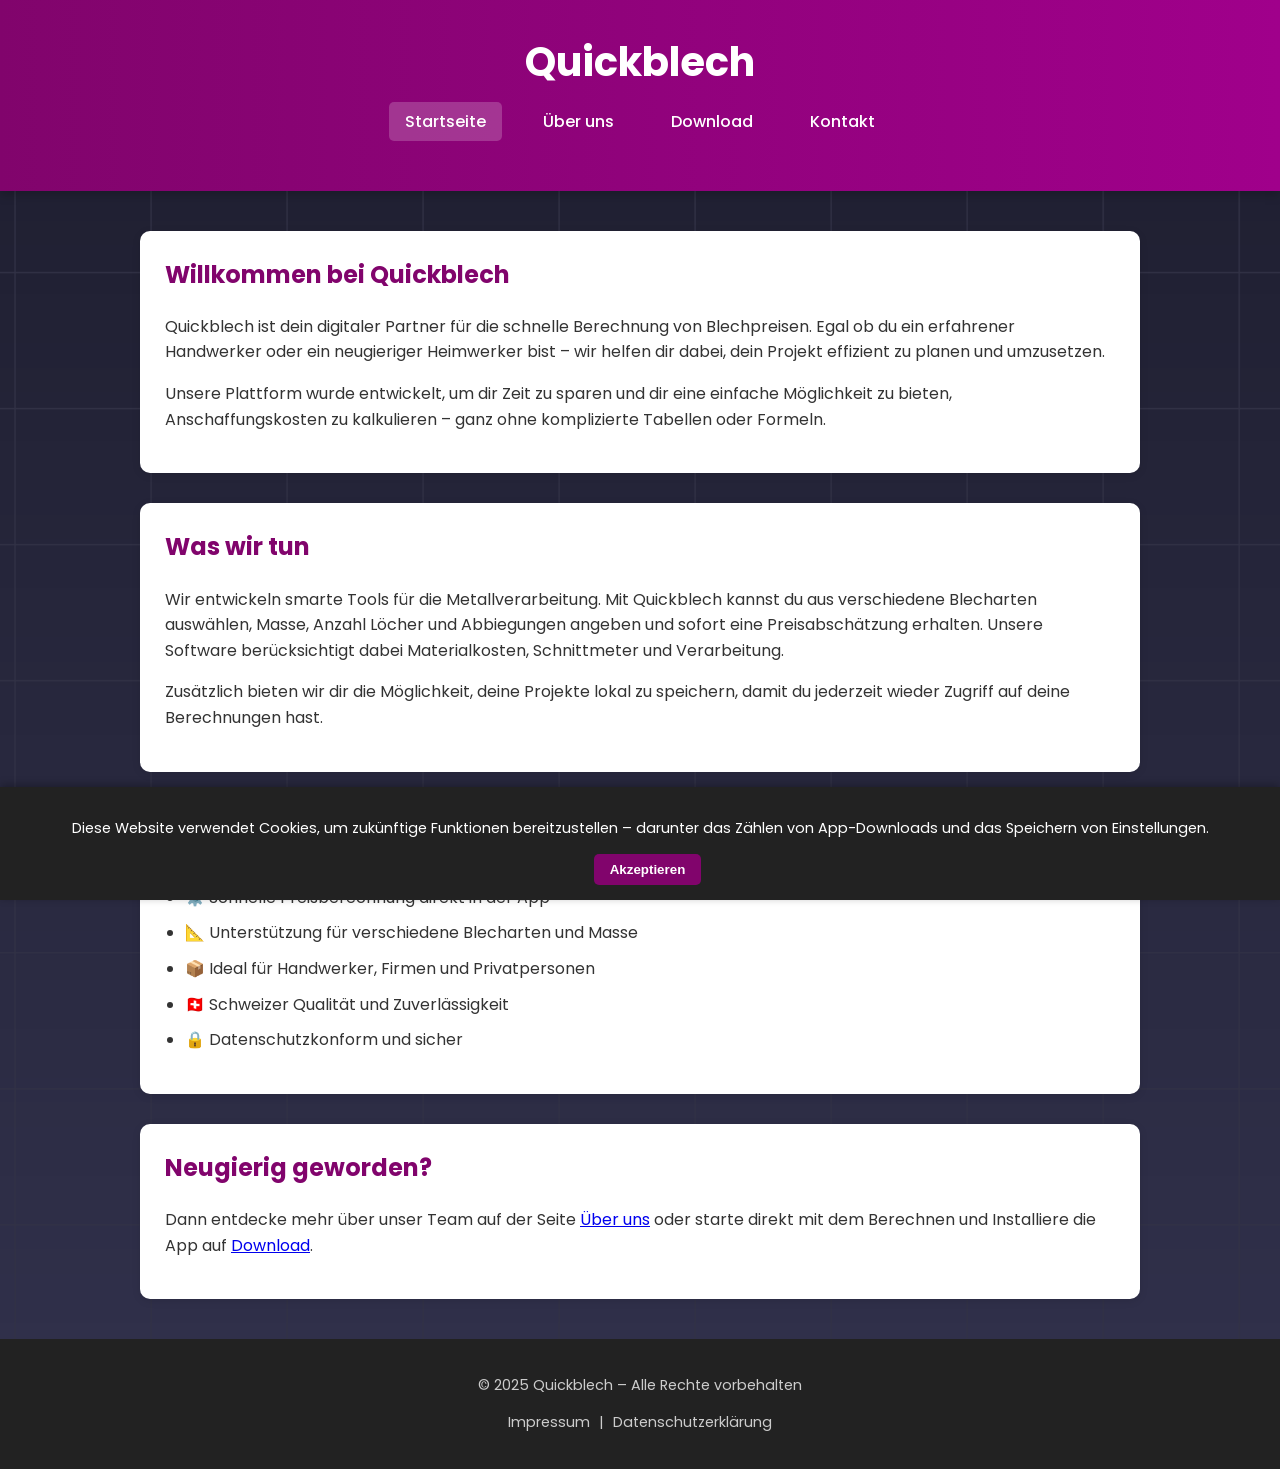
<file: index.html>
<!DOCTYPE html>
<html lang="de">
<head>
  <meta charset="UTF-8">
  <title>Quickblech – Blechpreisrechner für Handwerker</title>
  <meta name="description" content="Quickblech ist dein digitaler Helfer zur schnellen Berechnung von Blechpreisen – ideal für Werkstätten, Handwerker und DIY-Projekte.">
  <meta name="keywords" content="Blech, Preisrechner, Metallbau, App, Werkstatt, Quickblech">
  <title>Quickblech – Startseite</title>
  <link rel="stylesheet" href="style.css">
  <!-- Google Fonts für modernes Design -->
</head>
<body>
  <header>
    <h1><a href="index.html" class="logo-link">Quickblech</a></h1>
    <nav>
      <ul>
        <li><a href="index.html" class="active">Startseite</a></li>
        <li><a href="ueber.html">Über uns</a></li>
        <li><a href="download.html">Download</a></li>
        <li><a href="kontakt.html">Kontakt</a></li>
      </ul>
    </nav>
  </header>

  <main>
    <section>
      <h2>Willkommen bei Quickblech</h2>
      <p>Quickblech ist dein digitaler Partner für die schnelle Berechnung von Blechpreisen. Egal ob du ein erfahrener Handwerker oder ein neugieriger Heimwerker bist – wir helfen dir dabei, dein Projekt effizient zu planen und umzusetzen.</p>
      <p>Unsere Plattform wurde entwickelt, um dir Zeit zu sparen und dir eine einfache Möglichkeit zu bieten, Anschaffungskosten zu kalkulieren – ganz ohne komplizierte Tabellen oder Formeln.</p>
    </section>

    <section>
      <h2>Was wir tun</h2>
      <p>Wir entwickeln smarte Tools für die Metallverarbeitung. Mit Quickblech kannst du aus verschiedene Blecharten auswählen, Masse, Anzahl Löcher und Abbiegungen angeben und sofort eine Preisabschätzung erhalten. Unsere Software berücksichtigt dabei Materialkosten, Schnittmeter und Verarbeitung.</p>
      <p>Zusätzlich bieten wir dir die Möglichkeit, deine Projekte lokal zu speichern, damit du jederzeit wieder Zugriff auf deine Berechnungen hast.</p>
    </section>

    <section>
      <h2>Unsere Vorteile</h2>
      <ul>
        <li>⚙️ Schnelle Preisberechnung direkt in der App</li>
        <li>📐 Unterstützung für verschiedene Blecharten und Masse</li>
        <li>📦 Ideal für Handwerker, Firmen und Privatpersonen</li>
        <li>🇨🇭 Schweizer Qualität und Zuverlässigkeit</li>
        <li>🔒 Datenschutzkonform und sicher</li>
      </ul>
    </section>

    <section>
      <h2>Neugierig geworden?</h2>
      <p>Dann entdecke mehr über unser Team auf der Seite <a href="ueber.html">Über uns</a> oder starte direkt mit dem Berechnen und Installiere die App auf <a href="download.html">Download</a>.</p>
    </section>
  </main>

  <footer>
    <p>&copy; 2025 Quickblech – Alle Rechte vorbehalten</p>

<p>
  <a href="impressum.html">Impressum</a> | 
  <a href="datenschutz.html">Datenschutzerklärung</a>
</p>

  </footer>
<div id="cookie-banner" style="display:none;">
  <p>Diese Website verwendet Cookies, um zukünftige Funktionen bereitzustellen – darunter das Zählen von App-Downloads und das Speichern von Einstellungen.</p>
  <button id="accept-cookies">Akzeptieren</button>
</div>

<script>
document.addEventListener("DOMContentLoaded", function() {
    var banner = document.getElementById("cookie-banner");
    var acceptBtn = document.getElementById("accept-cookies");

    if (!localStorage.getItem("cookiesAccepted")) {
        banner.style.display = "block";
    }

    acceptBtn.addEventListener("click", function() {
        localStorage.setItem("cookiesAccepted", "true");
        banner.style.display = "none";
    });
});
</script>


</body>
</html>
</file>
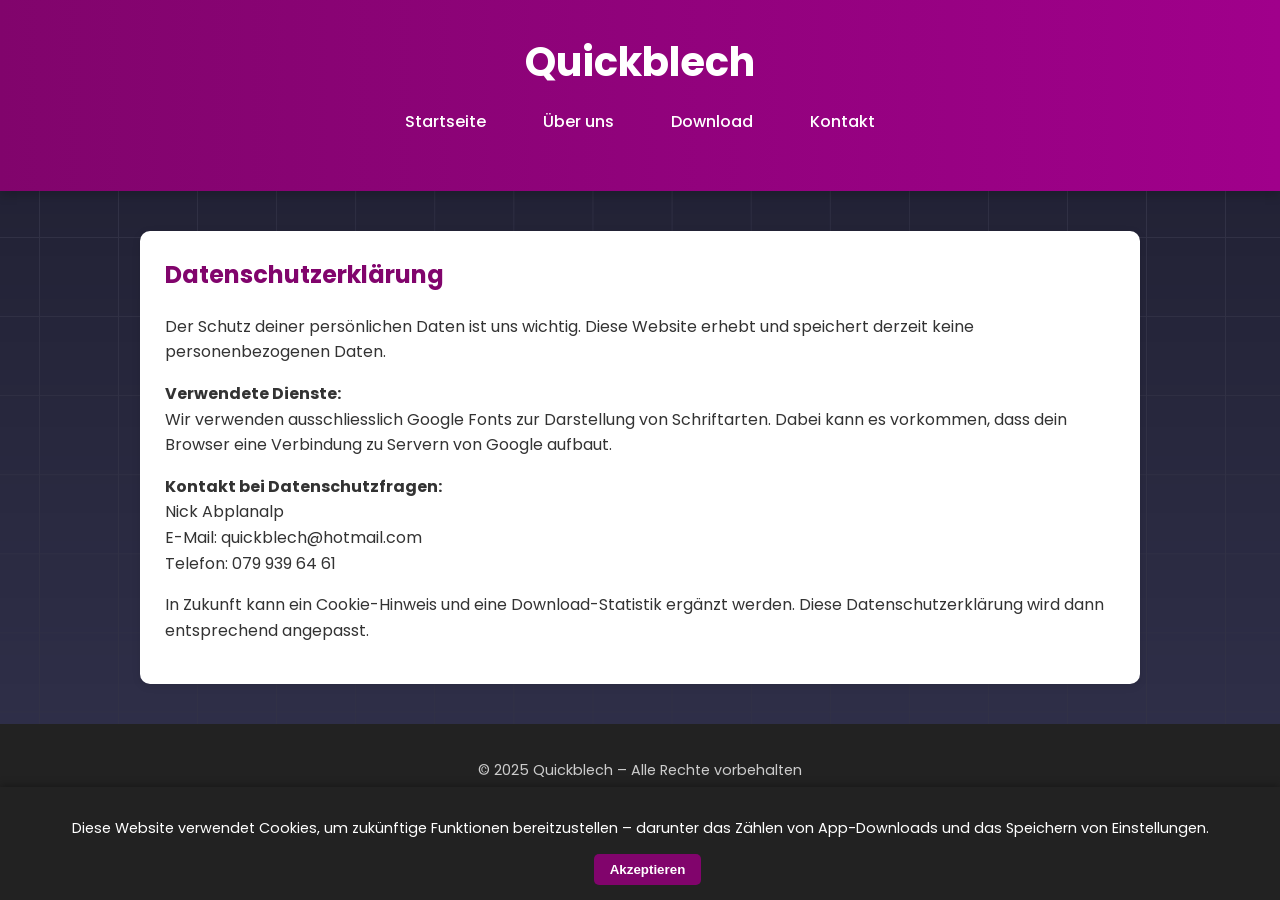
<file: datenschutz.html>
<!DOCTYPE html>
<html lang="de">
<head>
  <meta charset="UTF-8">
  <title>Quickblech – Blechpreisrechner für Handwerker</title>
  <meta name="description" content="Quickblech ist dein digitaler Helfer zur schnellen Berechnung von Blechpreisen – ideal für Werkstätten, Handwerker und DIY-Projekte.">
  <meta name="keywords" content="Blech, Preisrechner, Metallbau, App, Werkstatt, Quickblech">
  <title>Datenschutzerklärung – Quickblech</title>
  <link rel="stylesheet" href="style.css">
</head>
<body>
  <header>
    <h1><a href="index.html" class="logo-link">Quickblech</a></h1>
    <nav>
      <ul>
        <li><a href="index.html">Startseite</a></li>
        <li><a href="ueber.html">Über uns</a></li>
        <li><a href="download.html">Download</a></li>
        <li><a href="kontakt.html">Kontakt</a></li>
      </ul>
    </nav>
  </header>
  <main>
    <section>
      <h2>Datenschutzerklärung</h2>
      <p>Der Schutz deiner persönlichen Daten ist uns wichtig. Diese Website erhebt und speichert derzeit keine personenbezogenen Daten.</p>

      <p><strong>Verwendete Dienste:</strong><br>
      Wir verwenden ausschliesslich Google Fonts zur Darstellung von Schriftarten. Dabei kann es vorkommen, dass dein Browser eine Verbindung zu Servern von Google aufbaut.</p>

      <p><strong>Kontakt bei Datenschutzfragen:</strong><br>
      Nick Abplanalp<br>
      E-Mail: quickblech@hotmail.com<br>
      Telefon: 079 939 64 61</p>

      <p>In Zukunft kann ein Cookie-Hinweis und eine Download-Statistik ergänzt werden. Diese Datenschutzerklärung wird dann entsprechend angepasst.</p>
    </section>
  </main>
  <footer>
    <p>&copy; 2025 Quickblech – Alle Rechte vorbehalten</p>
    
<p>
  <a href="impressum.html">Impressum</a> | 
  <a href="datenschutz.html">Datenschutzerklärung</a>
</p>

  </footer>
<div id="cookie-banner" style="display:none;">
  <p>Diese Website verwendet Cookies, um zukünftige Funktionen bereitzustellen – darunter das Zählen von App-Downloads und das Speichern von Einstellungen.</p>
  <button id="accept-cookies">Akzeptieren</button>
</div>

<script>
document.addEventListener("DOMContentLoaded", function() {
    var banner = document.getElementById("cookie-banner");
    var acceptBtn = document.getElementById("accept-cookies");

    if (!localStorage.getItem("cookiesAccepted")) {
        banner.style.display = "block";
    }

    acceptBtn.addEventListener("click", function() {
        localStorage.setItem("cookiesAccepted", "true");
        banner.style.display = "none";
    });
});
</script>

</body>
</html>
</file>
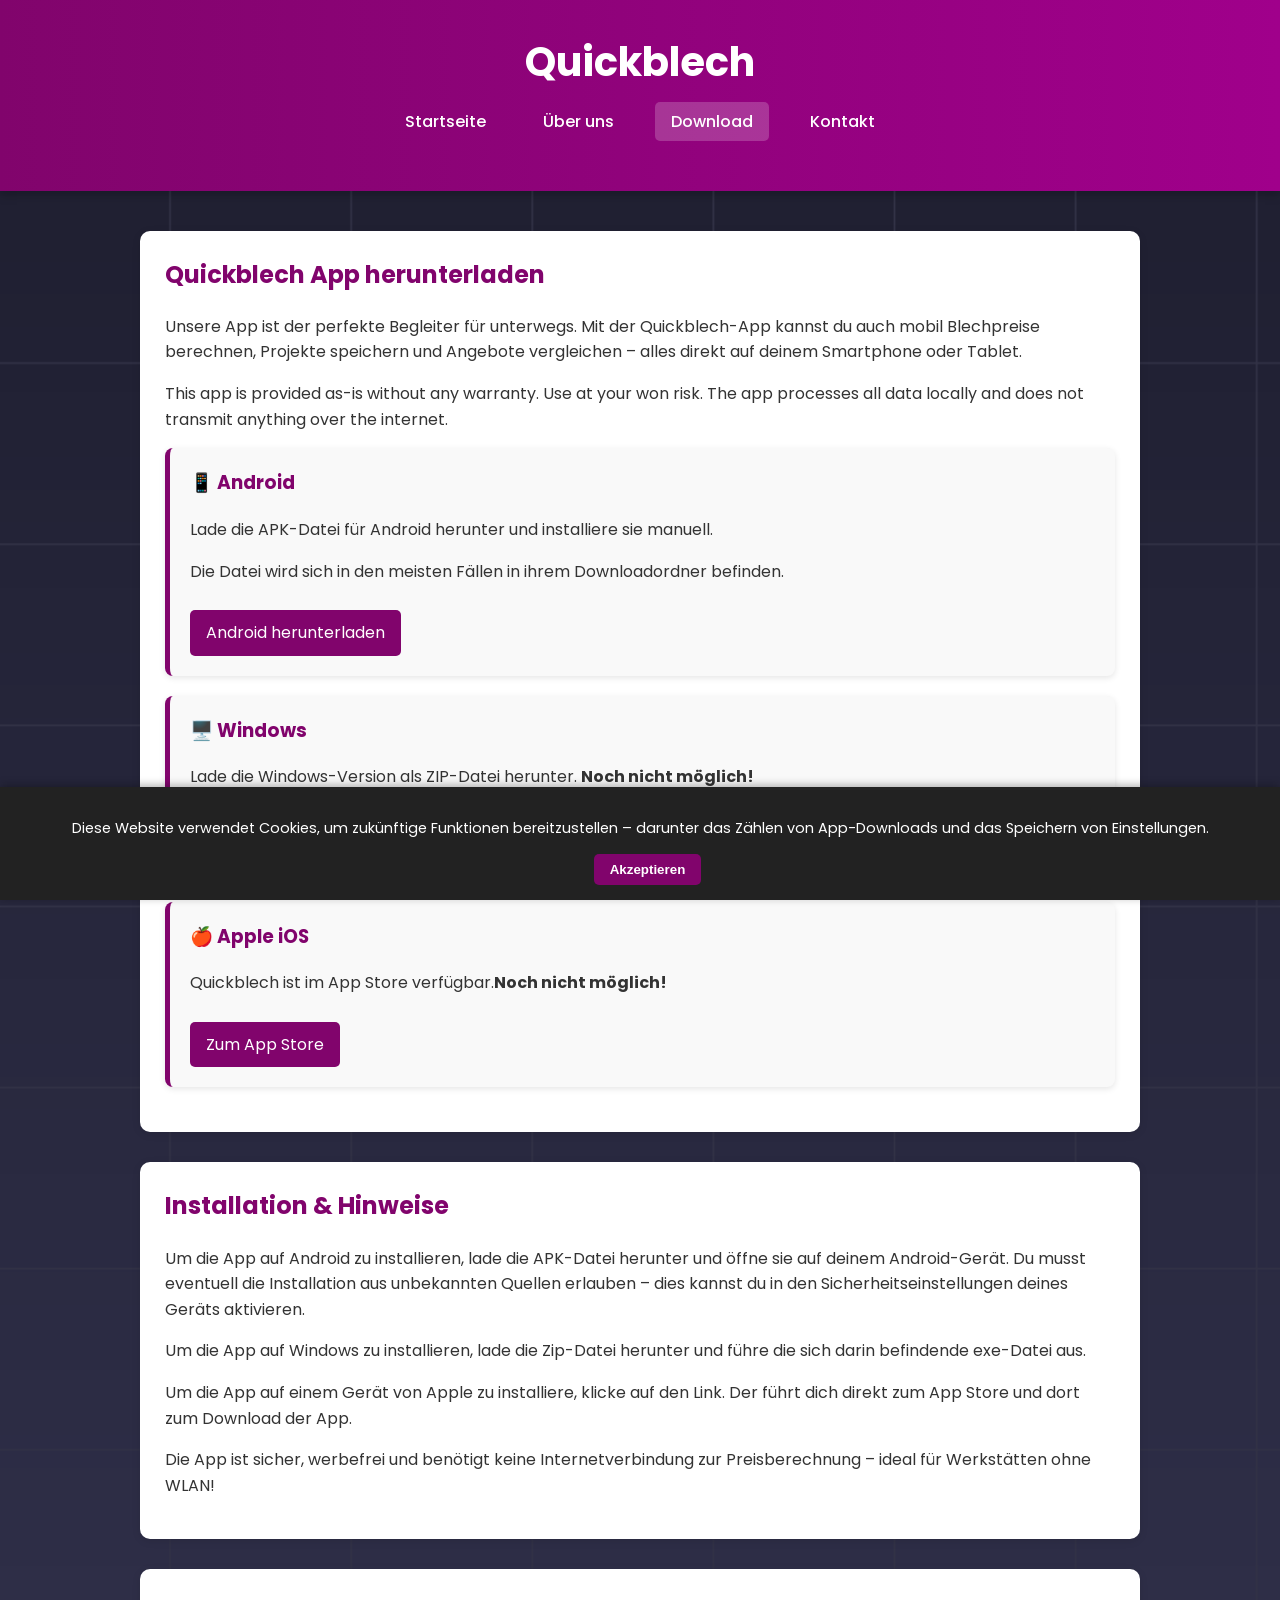
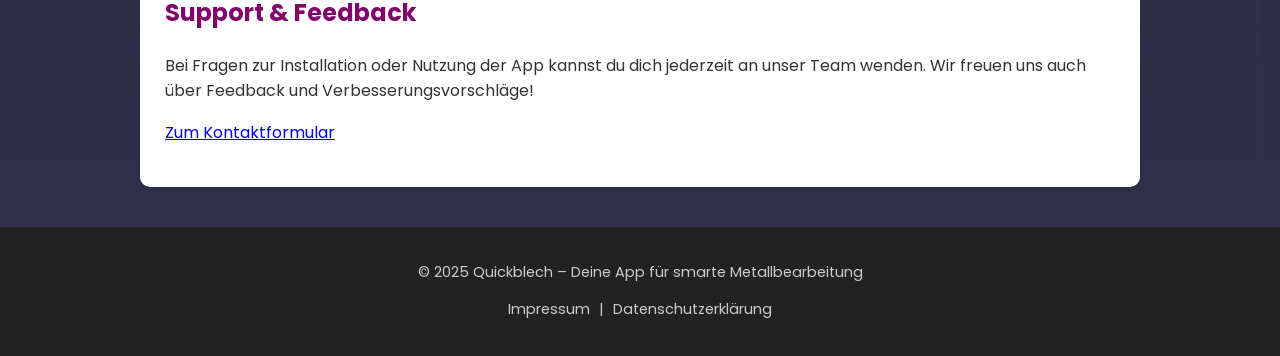
<file: download.html>
<!DOCTYPE html>
<html lang="de">
<head>
  <meta charset="UTF-8">
  <title>Quickblech – Blechpreisrechner für Handwerker</title>
  <meta name="description" content="Quickblech ist dein digitaler Helfer zur schnellen Berechnung von Blechpreisen – ideal für Werkstätten, Handwerker und DIY-Projekte.">
  <meta name="keywords" content="Blech, Preisrechner, Metallbau, App, Werkstatt, Quickblech">
  <title>Download – Quickblech</title>
  <link rel="stylesheet" href="style.css">
</head>
<body>
  <header>
    <h1>Quickblech</h1>
    <nav>
      <ul>
        <li><a href="index.html">Startseite</a></li>
        <li><a href="ueber.html">Über uns</a></li>
        <li><a href="download.html" class="active">Download</a></li>
        <li><a href="kontakt.html">Kontakt</a></li>
      </ul>
    </nav>
  </header>

  <main>
    <section>
      <h2>Quickblech App herunterladen</h2>
      <p>Unsere App ist der perfekte Begleiter für unterwegs. Mit der Quickblech-App kannst du auch mobil Blechpreise berechnen, Projekte speichern und Angebote vergleichen – alles direkt auf deinem Smartphone oder Tablet.</p>
      <p>This app is provided as-is without any warranty. Use at your won risk. The app processes all data locally and does not transmit anything over the internet.</p>
        <div class="download-box">
            <h3>📱 Android</h3>
            <p>Lade die APK-Datei für Android herunter und installiere sie manuell.</p>
            <p>Die Datei wird sich in den meisten Fällen in ihrem Downloadordner befinden.</p>
            <a href="downloads/quickblech.apk" download>Android herunterladen</a>
          </div>

          <div class="download-box">
            <h3>🖥️ Windows</h3>
            <p>Lade die Windows-Version als ZIP-Datei herunter. <strong>Noch nicht möglich!</strong></p>
            <a href="downloads/Quickblech.zip" download>Windows herunterladen</a>
          </div>

          <div class="download-box">
            <h3>🍎 Apple iOS</h3>
            <p>Quickblech ist im App Store verfügbar.<strong>Noch nicht möglich!</strong></p>
            <a href="https://apps.apple.com">Zum App Store</a>
          </div>


    </section>

    <section>
      <h2>Installation & Hinweise</h2>
      <p>Um die App auf Android zu installieren, lade die APK-Datei herunter und öffne sie auf deinem Android-Gerät. Du musst eventuell die Installation aus unbekannten Quellen erlauben – dies kannst du in den Sicherheitseinstellungen deines Geräts aktivieren.</p>
      <p>Um die App auf Windows zu installieren, lade die Zip-Datei herunter und führe die sich darin befindende exe-Datei aus.</p>
      <p>Um die App auf einem Gerät von Apple zu installiere, klicke auf den Link. Der führt dich direkt zum App Store und dort zum Download der App.</p>
      <p>Die App ist sicher, werbefrei und benötigt keine Internetverbindung zur Preisberechnung – ideal für Werkstätten ohne WLAN!</p>
    </section>

    <section>
      <h2>Support & Feedback</h2>
      <p>Bei Fragen zur Installation oder Nutzung der App kannst du dich jederzeit an unser Team wenden. Wir freuen uns auch über Feedback und Verbesserungsvorschläge!</p>
      <p><a href="kontakt.html">Zum Kontaktformular</a></p>
    </section>
  </main>

  <footer>
    <p>&copy; 2025 Quickblech – Deine App für smarte Metallbearbeitung</p>

<p>
  <a href="impressum.html">Impressum</a> | 
  <a href="datenschutz.html">Datenschutzerklärung</a>
</p>

  </footer>
<div id="cookie-banner" style="display:none;">
  <p>Diese Website verwendet Cookies, um zukünftige Funktionen bereitzustellen – darunter das Zählen von App-Downloads und das Speichern von Einstellungen.</p>
  <button id="accept-cookies">Akzeptieren</button>
</div>

<script>
document.addEventListener("DOMContentLoaded", function() {
    var banner = document.getElementById("cookie-banner");
    var acceptBtn = document.getElementById("accept-cookies");

    if (!localStorage.getItem("cookiesAccepted")) {
        banner.style.display = "block";
    }

    acceptBtn.addEventListener("click", function() {
        localStorage.setItem("cookiesAccepted", "true");
        banner.style.display = "none";
    });
});
</script>


</body>
</html>
</file>
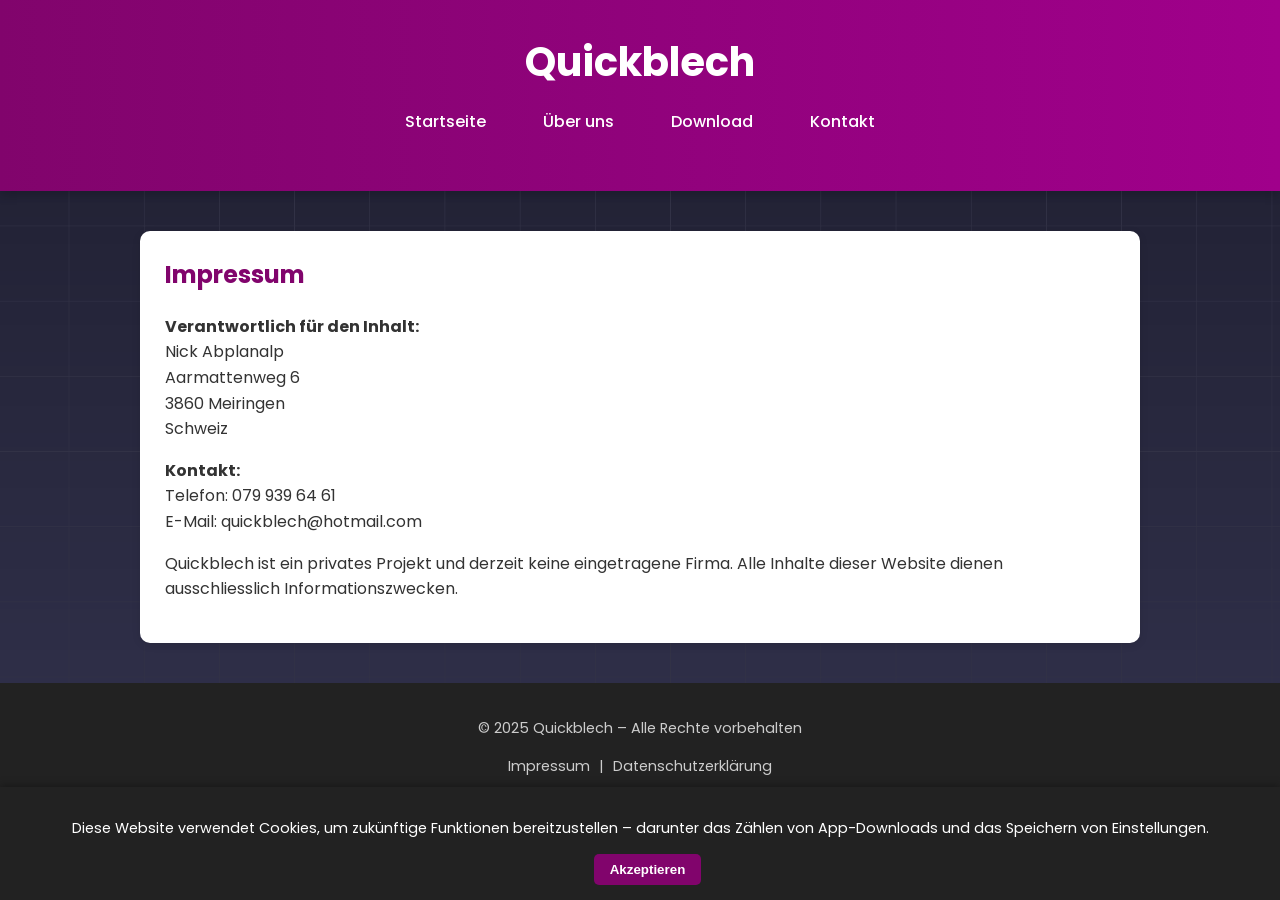
<file: impressum.html>
<!DOCTYPE html>
<html lang="de">
<head>
  <meta charset="UTF-8">
  <title>Quickblech – Blechpreisrechner für Handwerker</title>
  <meta name="description" content="Quickblech ist dein digitaler Helfer zur schnellen Berechnung von Blechpreisen – ideal für Werkstätten, Handwerker und DIY-Projekte.">
  <meta name="keywords" content="Blech, Preisrechner, Metallbau, App, Werkstatt, Quickblech">
  <title>Impressum – Quickblech</title>
  <link rel="stylesheet" href="style.css">
</head>
<body>
  <header>
    <h1><a href="index.html" class="logo-link">Quickblech</a></h1>
    <nav>
      <ul>
        <li><a href="index.html">Startseite</a></li>
        <li><a href="ueber.html">Über uns</a></li>
        <li><a href="download.html">Download</a></li>
        <li><a href="kontakt.html">Kontakt</a></li>
      </ul>
    </nav>
  </header>
  <main>
    <section>
      <h2>Impressum</h2>
      <p><strong>Verantwortlich für den Inhalt:</strong><br>
      Nick Abplanalp<br>
      Aarmattenweg 6<br>
      3860 Meiringen<br>
      Schweiz</p>

      <p><strong>Kontakt:</strong><br>
      Telefon: 079 939 64 61<br>
      E-Mail: quickblech@hotmail.com</p>

      <p>Quickblech ist ein privates Projekt und derzeit keine eingetragene Firma. Alle Inhalte dieser Website dienen ausschliesslich Informationszwecken.</p>
    </section>
  </main>
  <footer>
    <p>&copy; 2025 Quickblech – Alle Rechte vorbehalten</p>
    
<p>
  <a href="impressum.html">Impressum</a> | 
  <a href="datenschutz.html">Datenschutzerklärung</a>
</p>

  </footer>
<div id="cookie-banner" style="display:none;">
  <p>Diese Website verwendet Cookies, um zukünftige Funktionen bereitzustellen – darunter das Zählen von App-Downloads und das Speichern von Einstellungen.</p>
  <button id="accept-cookies">Akzeptieren</button>
</div>

<script>
document.addEventListener("DOMContentLoaded", function() {
    var banner = document.getElementById("cookie-banner");
    var acceptBtn = document.getElementById("accept-cookies");

    if (!localStorage.getItem("cookiesAccepted")) {
        banner.style.display = "block";
    }

    acceptBtn.addEventListener("click", function() {
        localStorage.setItem("cookiesAccepted", "true");
        banner.style.display = "none";
    });
});
</script>

</body>
</html>
</file>
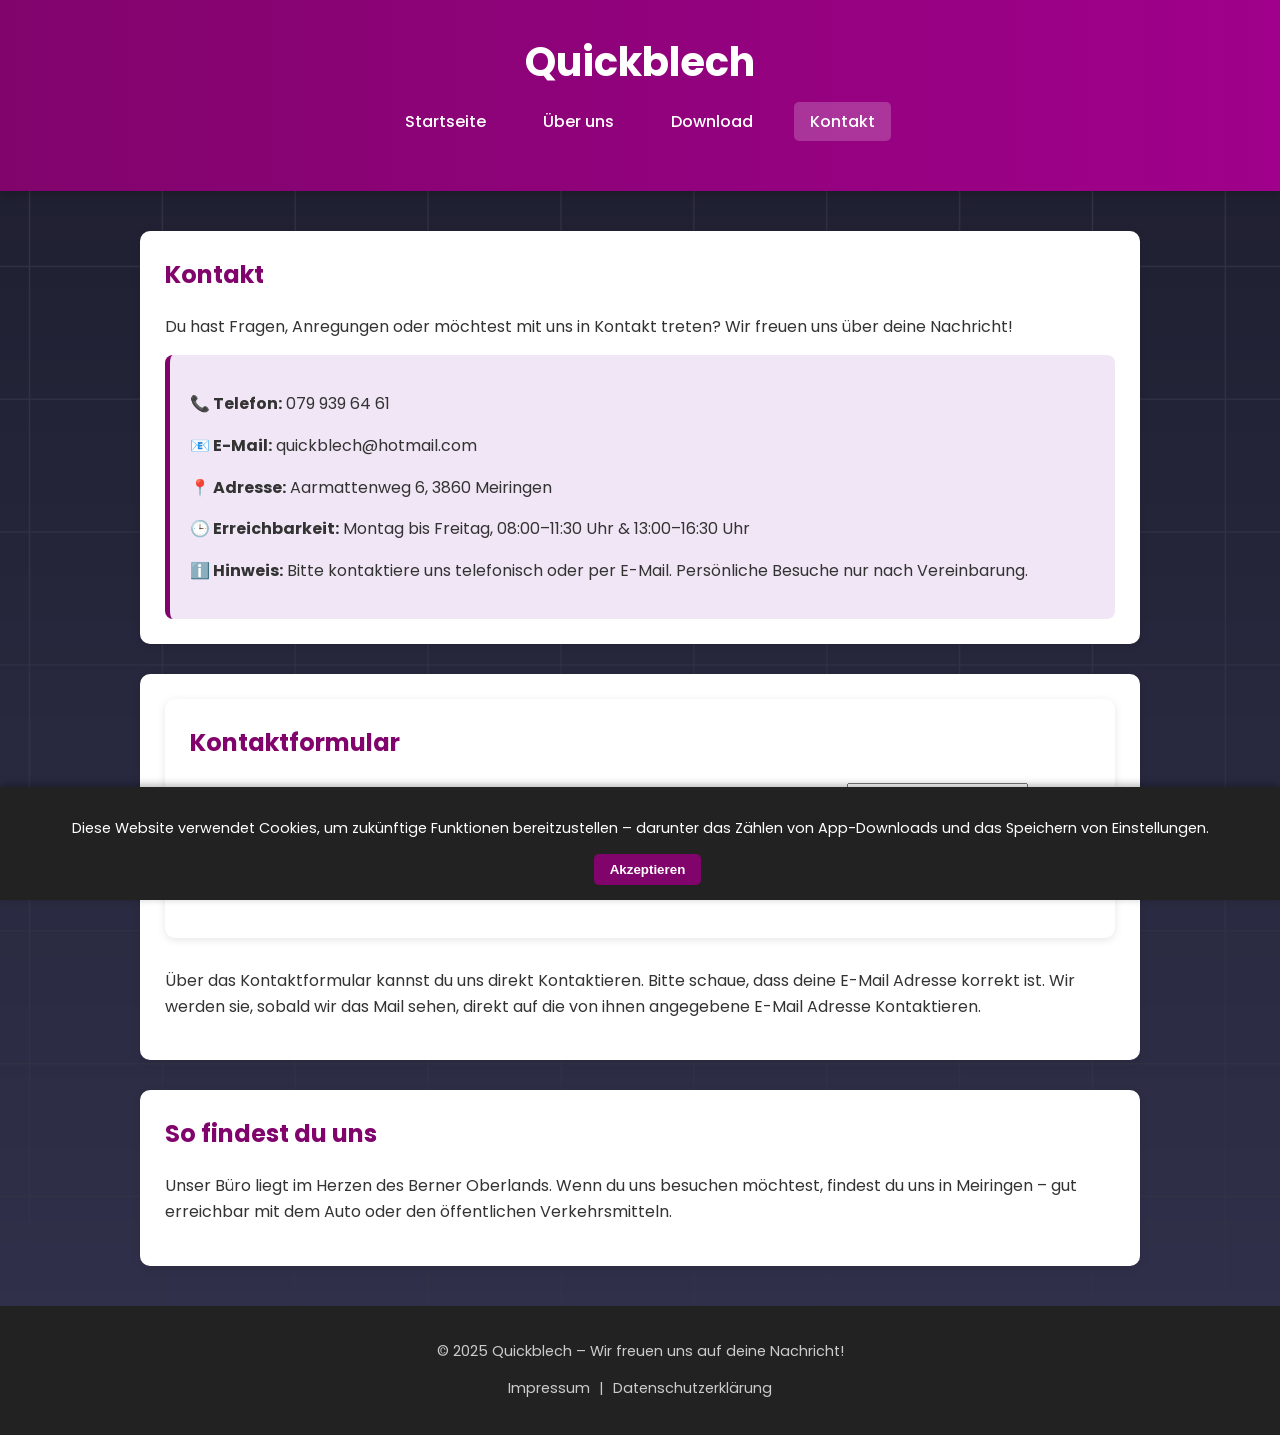
<file: kontakt.html>
<!DOCTYPE html>
<html lang="de">
<head>
  <meta charset="UTF-8" />
  <title>Quickblech – Blechpreisrechner für Handwerker</title>
  <meta name="description" content="Quickblech ist dein digitaler Helfer zur schnellen Berechnung von Blechpreisen – ideal für Werkstätten, Handwerker und DIY-Projekte.">
  <meta name="keywords" content="Blech, Preisrechner, Metallbau, App, Werkstatt, Quickblech">
  <title>Kontakt – Quickblech</title>
  <link rel="stylesheet" href="style.css" />
</head>
<body>
  <header>
    <h1><a href="index.html" class="logo-link">Quickblech</a></h1>
    <nav>
      <ul>
        <li><a href="index.html">Startseite</a></li>
        <li><a href="ueber.html">Über uns</a></li>
        <li><a href="download.html">Download</a></li>
        <li><a href="kontakt.html" class="active">Kontakt</a></li>
      </ul>
    </nav>
  </header>

  <main>
    <section>
      <h2>Kontakt</h2>
      <p>Du hast Fragen, Anregungen oder möchtest mit uns in Kontakt treten? Wir freuen uns über deine Nachricht!</p>

      <div class="kontaktbox">
        <p><strong>📞 Telefon:</strong> 079 939 64 61</p>
        <p><strong>📧 E-Mail:</strong> quickblech@hotmail.com</p>
        <p><strong>📍 Adresse:</strong> Aarmattenweg 6, 3860 Meiringen</p>
        <p><strong>🕒 Erreichbarkeit:</strong> Montag bis Freitag, 08:00–11:30 Uhr & 13:00–16:30 Uhr</p>
        <p><strong>ℹ️ Hinweis:</strong> Bitte kontaktiere uns telefonisch oder per E-Mail. Persönliche Besuche nur nach Vereinbarung.</p>
      </div>
    </section>

    <section>
      <section id="kontaktformular">
  <h2>Kontaktformular</h2>
  <form action="https://formspree.io/f/xwpqqrqj" method="POST">
    <label for="name">Name *</label>
    <input type="text" id="name" name="name" required placeholder="Dein Name">

    <label for="email">E-Mail-Adresse *</label>
    <input type="email" id="email" name="email" required placeholder="deine@email.ch">

    <label for="message">Nachricht *</label>
    <textarea id="message" name="message" rows="5" required placeholder="Deine Nachricht"></textarea>

    <button type="submit">Absenden</button>
  </form>
  <p id="form-status" style="margin-top:10px;"></p>
</section>

<script>
function validateForm() {
  var name = document.getElementById("name");
  var email = document.getElementById("email");
  var message = document.getElementById("message");
  var status = document.getElementById("form-status");

  if (!name.value.trim() || !email.value.trim() || !message.value.trim()) {
    status.textContent = "Bitte fülle alle Pflichtfelder aus.";
    status.style.color = "red";
    return false;
  }

  var emailPattern = /^[a-zA-Z0-9._%+-]+@[a-zA-Z0-9.-]+\.[a-zA-Z]{2,}$/;
  if (!emailPattern.test(email.value)) {
    status.textContent = "Bitte gib eine gültige E-Mail-Adresse ein.";
    status.style.color = "red";
    return false;
  }

  status.textContent = "Vielen Dank! Deine Nachricht wurde (simuliert) versendet.";
  status.style.color = "green";
  return false; // Simuliert das Absenden ohne Backend
}
</script>

      <p>Über das Kontaktformular kannst du uns direkt Kontaktieren. Bitte schaue, dass deine E-Mail Adresse korrekt ist. Wir werden sie, sobald wir das Mail sehen, direkt auf die von ihnen angegebene E-Mail Adresse Kontaktieren.</p>
    </section>

    <section>
      <h2>So findest du uns</h2>
      <p>Unser Büro liegt im Herzen des Berner Oberlands. Wenn du uns besuchen möchtest, findest du uns in Meiringen – gut erreichbar mit dem Auto oder den öffentlichen Verkehrsmitteln.</p>
    </section>
  </main>

  <footer>
    <p>&copy; 2025 Quickblech – Wir freuen uns auf deine Nachricht!</p>

<p>
  <a href="impressum.html">Impressum</a> | 
  <a href="datenschutz.html">Datenschutzerklärung</a>
</p>

  </footer>
<div id="cookie-banner" style="display:none;">
  <p>Diese Website verwendet Cookies, um zukünftige Funktionen bereitzustellen – darunter das Zählen von App-Downloads und das Speichern von Einstellungen.</p>
  <button id="accept-cookies">Akzeptieren</button>
</div>

<script>
document.addEventListener("DOMContentLoaded", function() {
    var banner = document.getElementById("cookie-banner");
    var acceptBtn = document.getElementById("accept-cookies");

    if (!localStorage.getItem("cookiesAccepted")) {
        banner.style.display = "block";
    }

    acceptBtn.addEventListener("click", function() {
        localStorage.setItem("cookiesAccepted", "true");
        banner.style.display = "none";
    });
});
</script>

</body>
</html>
</file>
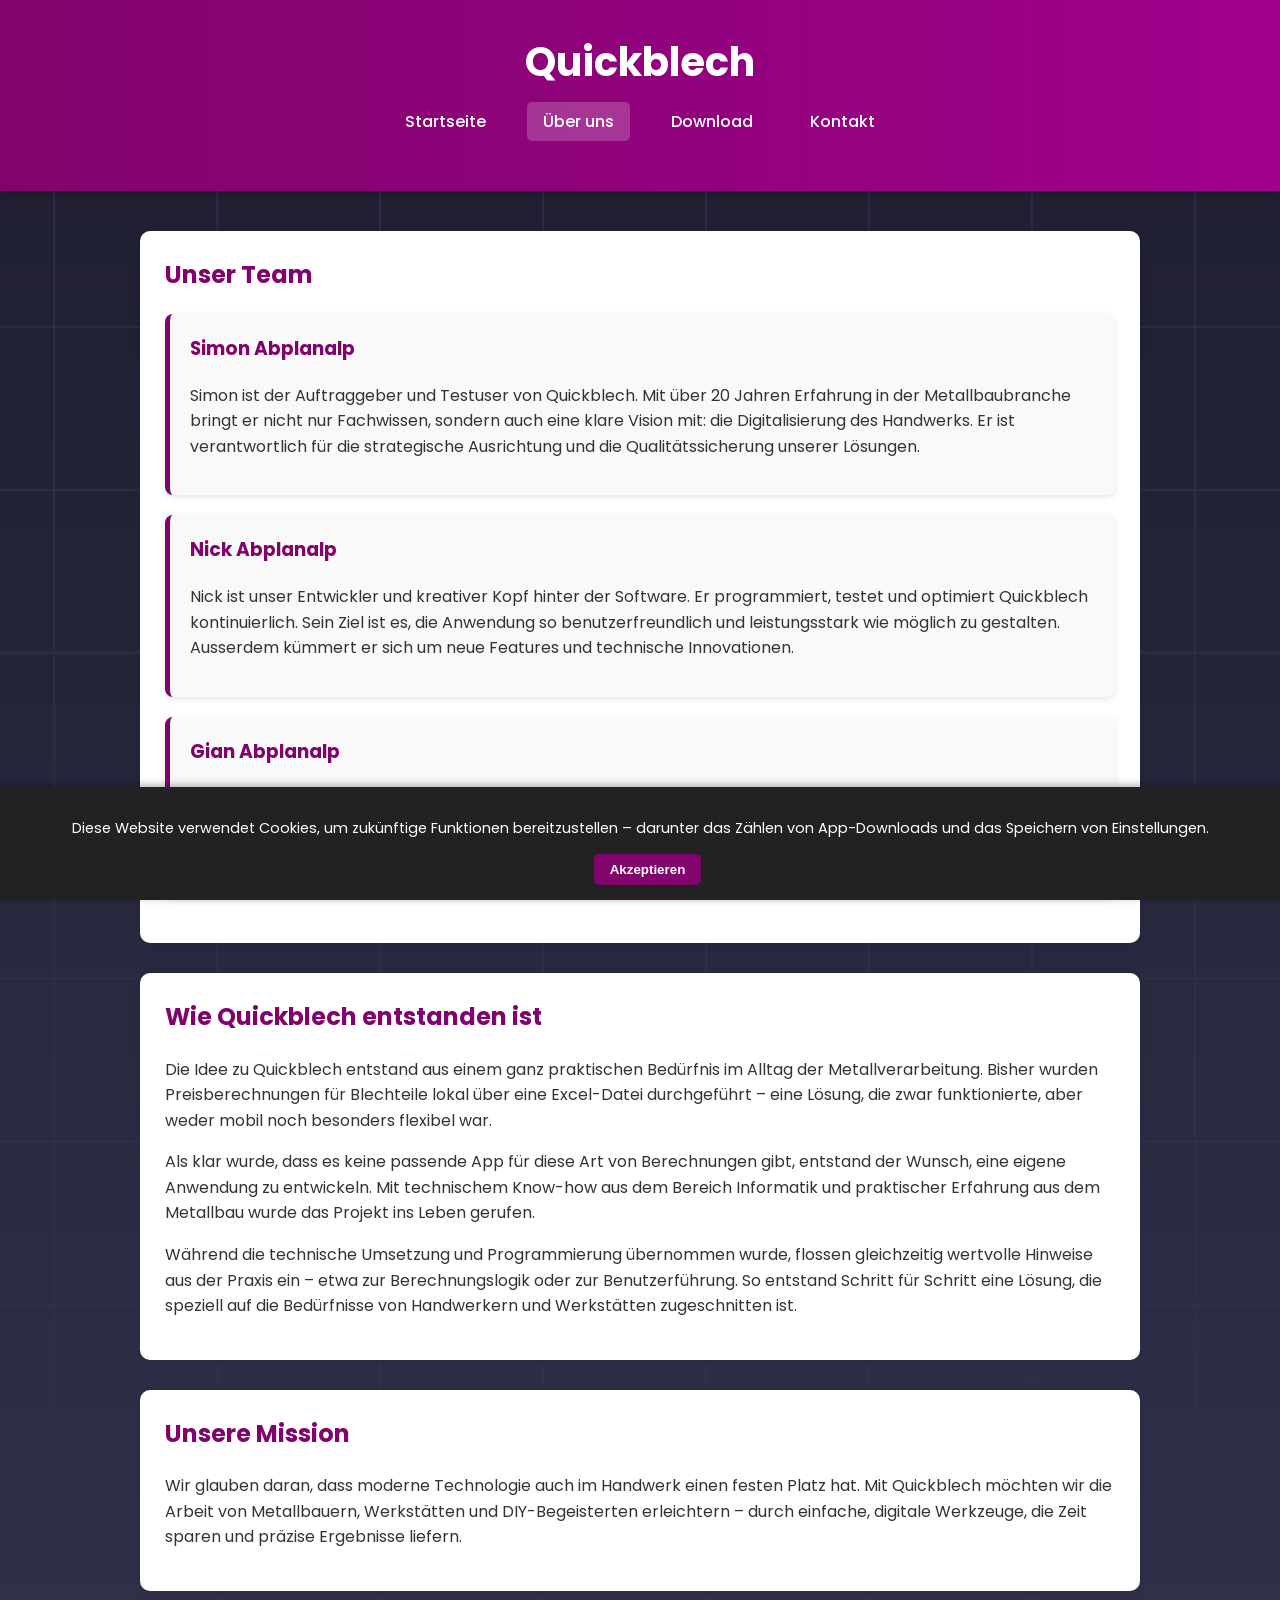
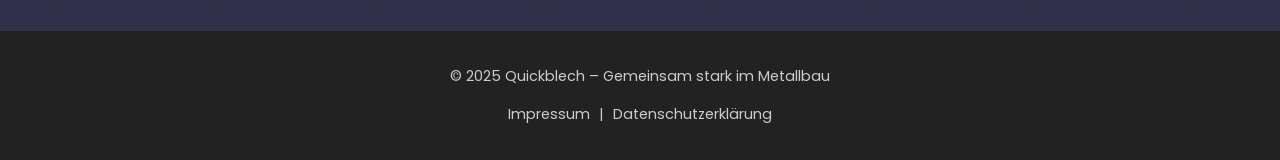
<file: ueber.html>
<!DOCTYPE html>
<html lang="de">
<head>
  <meta charset="UTF-8">
  <title>Quickblech – Blechpreisrechner für Handwerker</title>
  <meta name="description" content="Quickblech ist dein digitaler Helfer zur schnellen Berechnung von Blechpreisen – ideal für Werkstätten, Handwerker und DIY-Projekte.">
  <meta name="keywords" content="Blech, Preisrechner, Metallbau, App, Werkstatt, Quickblech">
  <title>Über uns – Quickblech</title>
  <link rel="stylesheet" href="style.css">
</head>
<body>
  <header>
    <h1><a href="index.html" class="logo-link">Quickblech</a></h1>
    <nav>
      <ul>
        <li><a href="index.html">Startseite</a></li>
        <li><a href="ueber.html" class="active">Über uns</a></li>
        <li><a href="download.html">Download</a></li>
        <li><a href="kontakt.html">Kontakt</a></li>
      </ul>
    </nav>
  </header>

  <main>
    <section>
      <h2>Unser Team</h2>

      <div class="download-box">
        <h3>Simon Abplanalp</h3>
        <p>Simon ist der Auftraggeber und Testuser von Quickblech. Mit über 20 Jahren Erfahrung in der Metallbaubranche bringt er nicht nur Fachwissen, sondern auch eine klare Vision mit: die Digitalisierung des Handwerks. Er ist verantwortlich für die strategische Ausrichtung und die Qualitätssicherung unserer Lösungen.</p>
      </div>

      <div class="download-box">
        <h3>Nick Abplanalp</h3>
        <p>Nick ist unser Entwickler und kreativer Kopf hinter der Software. Er programmiert, testet und optimiert Quickblech kontinuierlich. Sein Ziel ist es, die Anwendung so benutzerfreundlich und leistungsstark wie möglich zu gestalten. Ausserdem kümmert er sich um neue Features und technische Innovationen.</p>
      </div>

      <div class="download-box">
        <h3>Gian Abplanalp</h3>
        <p>Gian ist unser Designberater und Unterstützer. Er sorgt dafür, dass unsere Software Benutzerfreundlich ist und unterstützt das Team mit kreativen Ideen für das visuelle Erscheinungsbild. Seine technische Ausstattung bildet das Rückgrat unserer Entwicklungsumgebung.</p>
      </div>
    </section>
    <section>
        <h2>Wie Quickblech entstanden ist</h2>
        <p>Die Idee zu Quickblech entstand aus einem ganz praktischen Bedürfnis im Alltag der Metallverarbeitung. Bisher wurden Preisberechnungen für Blechteile lokal über eine Excel-Datei durchgeführt – eine Lösung, die zwar funktionierte, aber weder mobil noch besonders flexibel war.</p>

        <p>Als klar wurde, dass es keine passende App für diese Art von Berechnungen gibt, entstand der Wunsch, eine eigene Anwendung zu entwickeln. Mit technischem Know-how aus dem Bereich Informatik und praktischer Erfahrung aus dem Metallbau wurde das Projekt ins Leben gerufen.</p>

        <p>Während die technische Umsetzung und Programmierung übernommen wurde, flossen gleichzeitig wertvolle Hinweise aus der Praxis ein – etwa zur Berechnungslogik oder zur Benutzerführung. So entstand Schritt für Schritt eine Lösung, die speziell auf die Bedürfnisse von Handwerkern und Werkstätten zugeschnitten ist.</p>
    </section>


    <section>
      <h2>Unsere Mission</h2>
      <p>Wir glauben daran, dass moderne Technologie auch im Handwerk einen festen Platz hat. Mit Quickblech möchten wir die Arbeit von Metallbauern, Werkstätten und DIY-Begeisterten erleichtern – durch einfache, digitale Werkzeuge, die Zeit sparen und präzise Ergebnisse liefern.</p>
    </section>
  </main>

  <footer>
    <p>&copy; 2025 Quickblech – Gemeinsam stark im Metallbau</p>

<p>
  <a href="impressum.html">Impressum</a> | 
  <a href="datenschutz.html">Datenschutzerklärung</a>
</p>

  </footer>
<div id="cookie-banner" style="display:none;">
  <p>Diese Website verwendet Cookies, um zukünftige Funktionen bereitzustellen – darunter das Zählen von App-Downloads und das Speichern von Einstellungen.</p>
  <button id="accept-cookies">Akzeptieren</button>
</div>

<script>
document.addEventListener("DOMContentLoaded", function() {
    var banner = document.getElementById("cookie-banner");
    var acceptBtn = document.getElementById("accept-cookies");

    if (!localStorage.getItem("cookiesAccepted")) {
        banner.style.display = "block";
    }

    acceptBtn.addEventListener("click", function() {
        localStorage.setItem("cookiesAccepted", "true");
        banner.style.display = "none";
    });
});
</script>


</body>
</html>
</file>
<file: style.css>
/* Import Google Font */
@import url('https://fonts.googleapis.com/css2?family=Poppins:wght@300;400;600&display=swap');

body {
  font-family: 'Poppins', sans-serif;
  margin: 0;
  padding: 0;
    background-image: url('Images/quickblech_background.png');
  background-size: cover;
  background-position: center;
  background-repeat: no-repeat;

  color: #333;
  line-height: 1.6;
}

/* Header Styling */
header {
  background: linear-gradient(to right, #81046c, #a0008b);
  color: white;
  padding: 30px 20px;
  text-align: center;
  box-shadow: 0 4px 10px rgba(0,0,0,0.2);
}

header h1 {
  margin: 0;
  font-size: 2.5em;
}

/* Navigation Styling */
nav ul {
  list-style: none;
  padding: 0;
  margin-top: 15px;
  display: inline-flex;
  gap: 25px;
  flex-wrap: wrap;
  justify-content: center;
}

nav ul li a {
  text-decoration: none;
  color: white;
  font-weight: 500;
  padding: 8px 16px;
  border-radius: 5px;
  transition: background 0.3s ease;
}

nav ul li a:hover,
nav ul li a.active {
  background-color: rgba(255, 255, 255, 0.2);
}

/* Main Content Styling */
main {
  max-width: 1000px;
  margin: 40px auto;
  padding: 0 20px;
}

section {
  background: white;
  padding: 25px;
  margin-bottom: 30px;
  border-radius: 10px;
  box-shadow: 0 2px 8px rgba(0,0,0,0.1);
}

h2 {
  color: #81046c;
  margin-top: 0;
}

ul {
  padding-left: 20px;
}

ul li {
  margin-bottom: 10px;
}

/* Kontaktbox Styling */
.kontaktbox {
  background-color: #f0e6f5;
  padding: 20px;
  border-left: 5px solid #81046c;
  border-radius: 8px;
  margin-top: 15px;
}

/* Button Styling */
.button {
  display: inline-block;
  background-color: #81046c;
  color: white;
  padding: 12px 20px;
  border-radius: 6px;
  text-decoration: none;
  font-weight: 500;
  transition: background 0.3s ease;
}

.button:hover {
  background-color: #6d005a;
}

/* Footer Styling */
footer {
  background-color: #222;
  color: #ccc;
  text-align: center;
  padding: 20px;
  margin-top: 40px;
  font-size: 0.9em;
}

/* Responsive Design */
@media (max-width: 768px) {
  nav ul {
    flex-direction: column;
    gap: 10px;
  }

  header h1 {
    font-size: 2em;
  }

  main {
    padding: 0 10px;
  }
}

/* Logo-Link im Header */
.logo-link {
  color: white;
  text-decoration: none;
}

.logo-link:hover {
  text-decoration:wavy;
}

/* Footer optisch anpassen */
footer a {
  color: #ccc;
  text-decoration: none;
  margin: 0 5px;
}

footer a:hover {
  text-decoration: underline;
}

#cookie-banner {
  display: none;
  position: fixed;
  bottom: 0;
  left: 0;
  right: 0;
  background-color: #222;
  color: #fff;
  padding: 15px 20px;
  text-align: center;
  font-size: 0.9em;
  z-index: 1000;
  box-shadow: 0 -2px 8px rgba(0,0,0,0.3);
}


/* Cookie Banner Styling */
#cookie-banner button {
  background-color: #81046c;
  color: white;
  border: none;
  padding: 8px 16px;
  margin-left: 15px;
  border-radius: 5px;
  cursor: pointer;
  font-weight: bold;
}

#cookie-banner button:hover {
  background-color: #6d005a;
}

.download-box {
  background-color: #f9f9f9;
  border-left: 5px solid #81046c;
  padding: 20px;
  margin-bottom: 20px;
  border-radius: 8px;
  box-shadow: 0 2px 6px rgba(0,0,0,0.1);
}

.download-box h3 {
  margin-top: 0;
  color: #81046c;
}

.download-box a {
  display: inline-block;
  margin-top: 10px;
  background-color: #81046c;
  color: white;
  padding: 10px 16px;
  border-radius: 5px;
  text-decoration: none;
}

.download-box a:hover {
  background-color: #6d005a;
}
</file>
